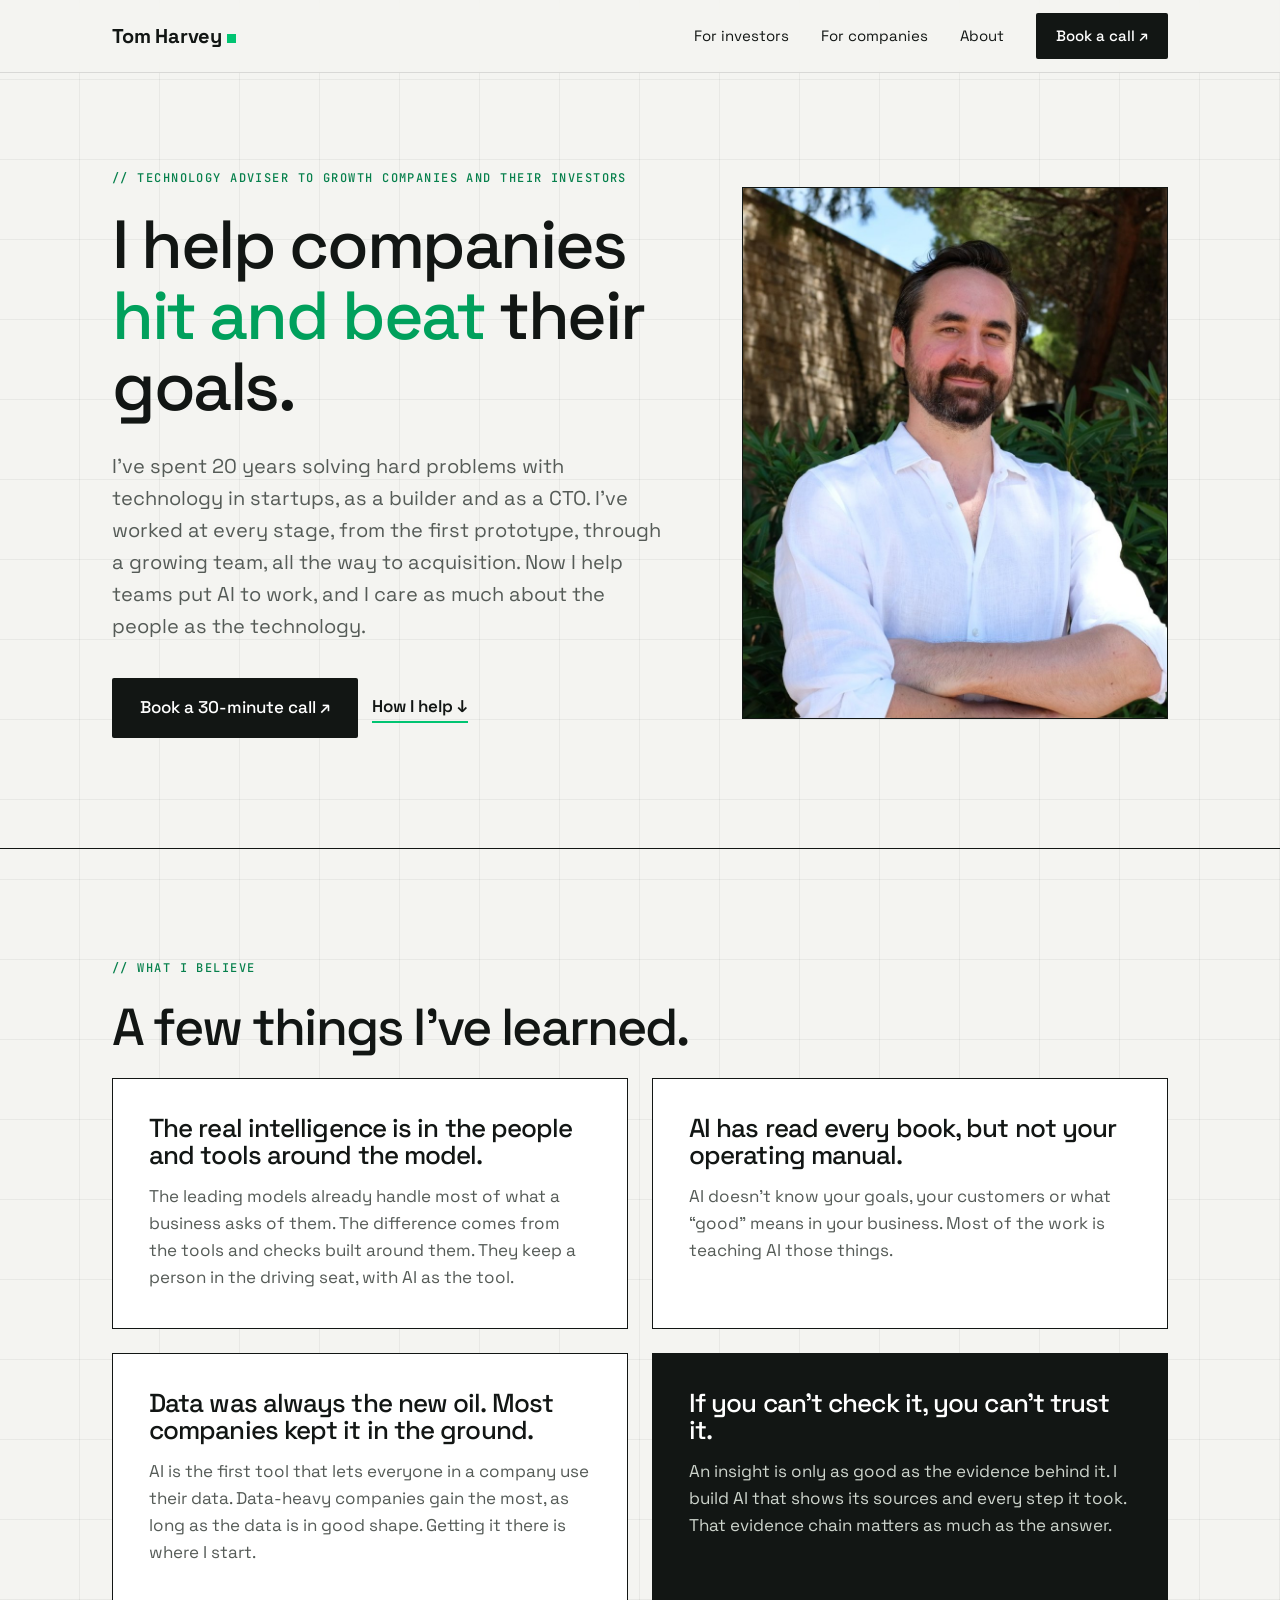
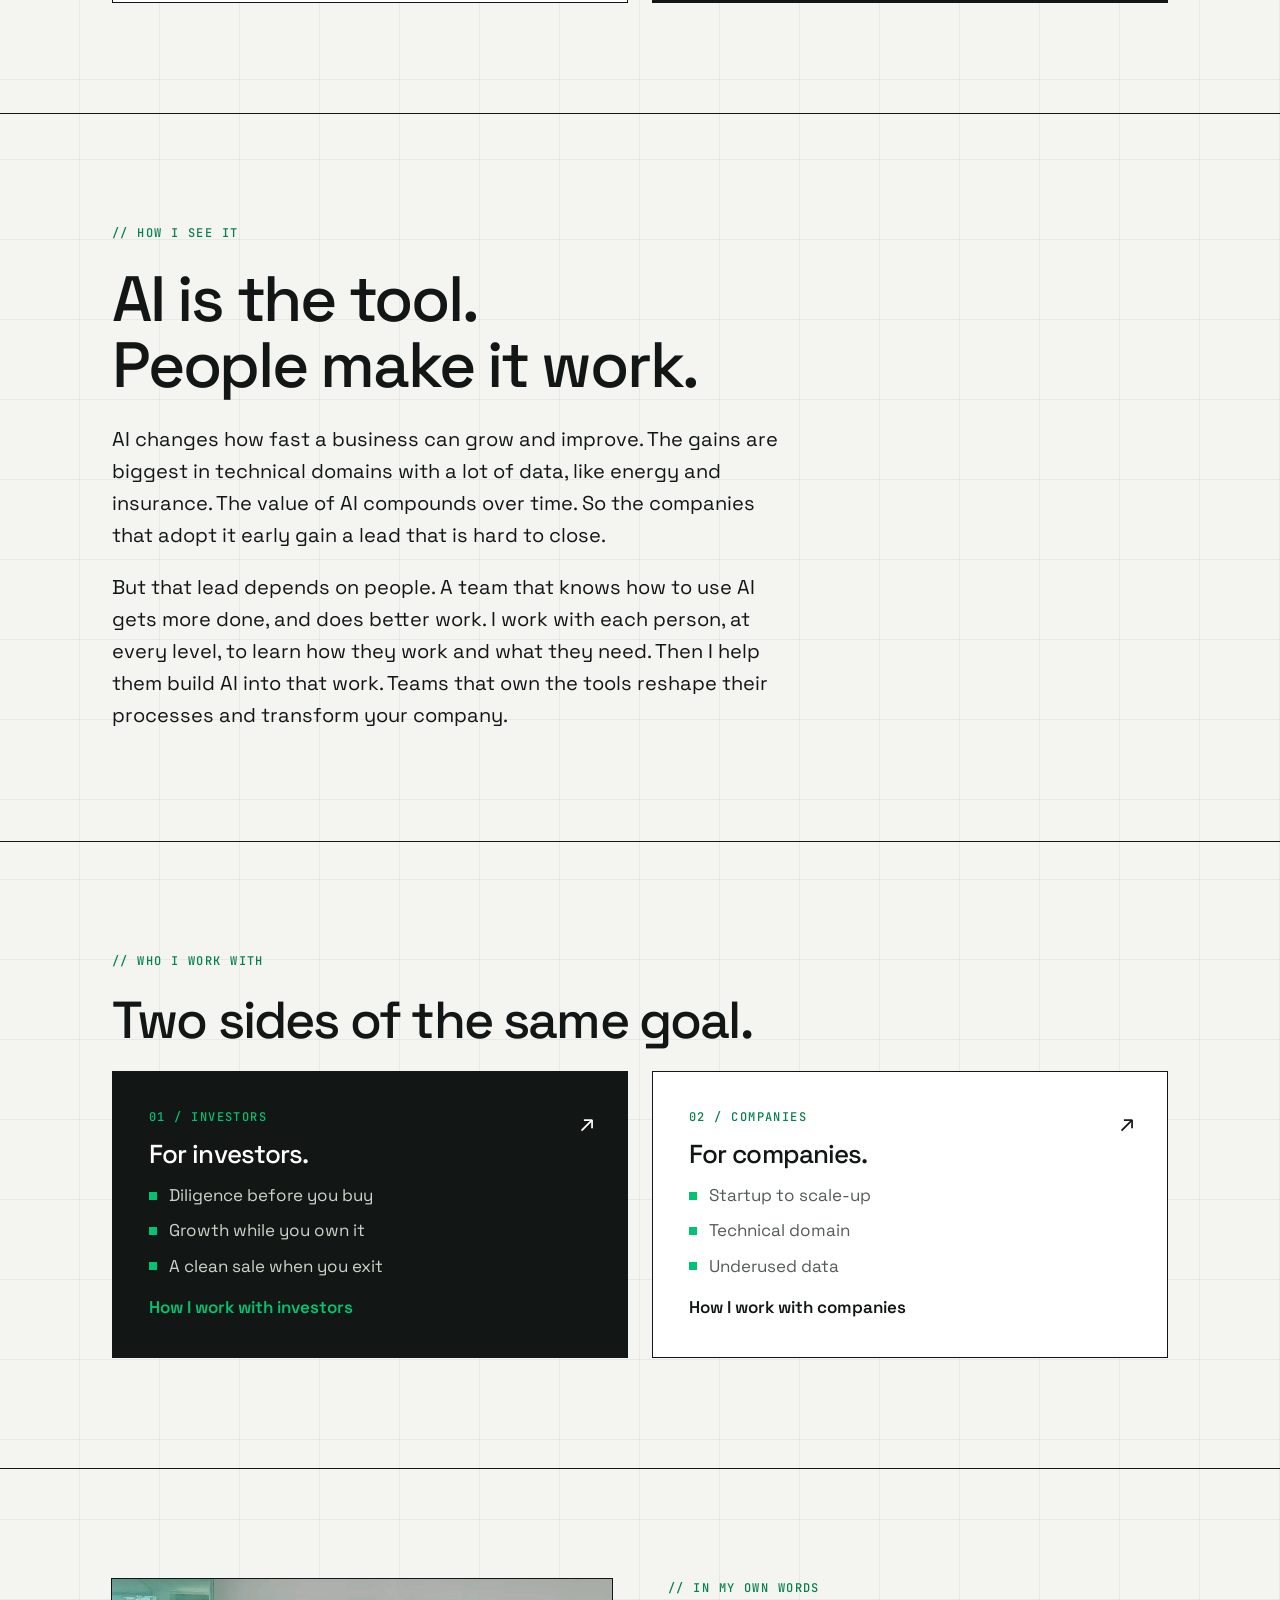
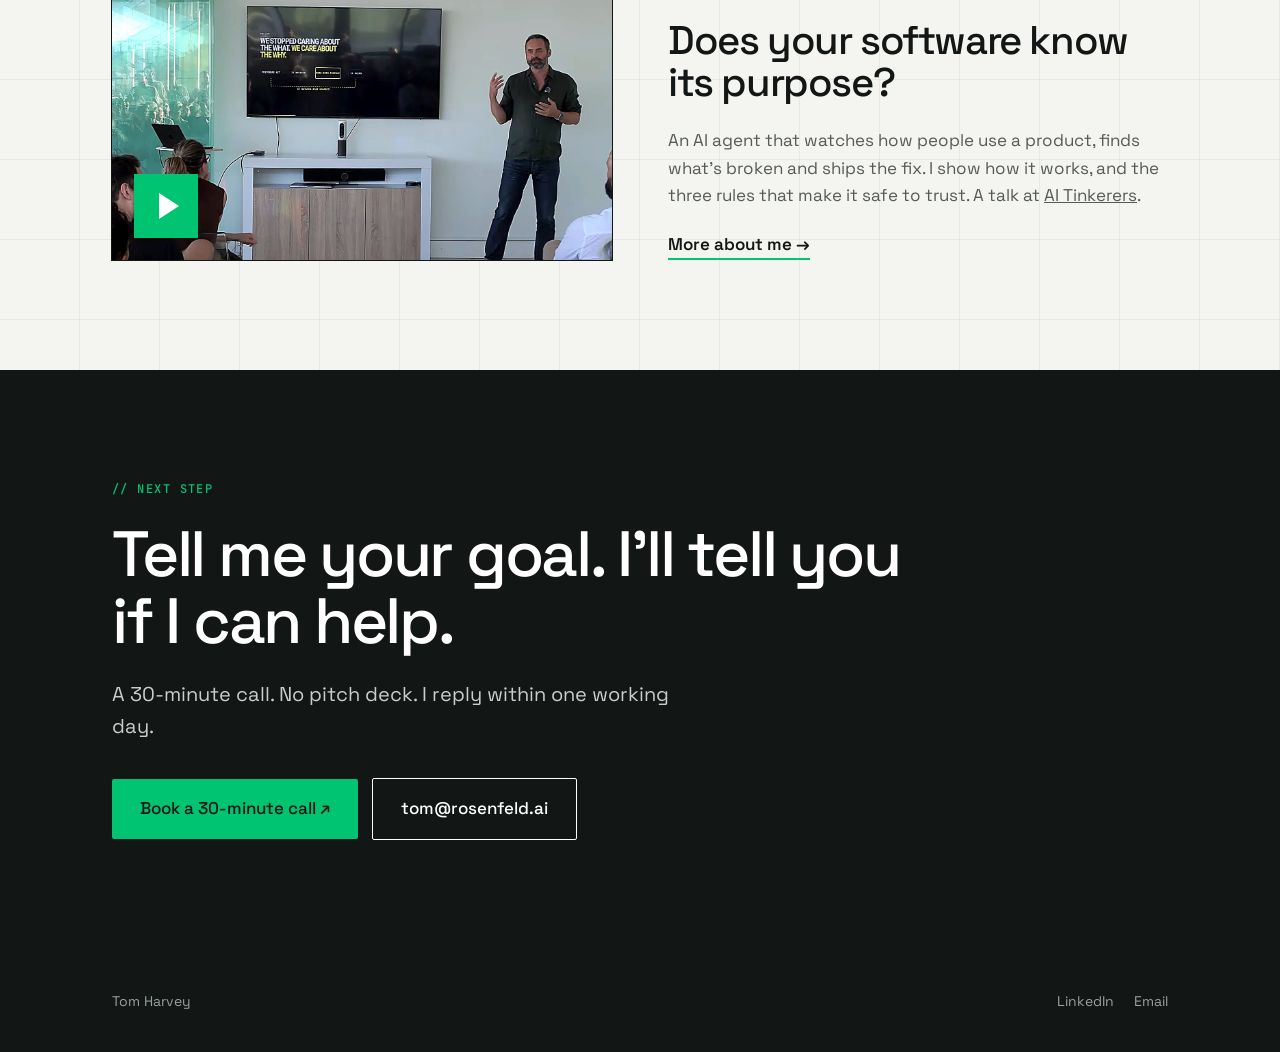
<file: index.html>
<!DOCTYPE html><html lang="en-GB"><head><meta charset="utf-8"><meta name="viewport" content="width=device-width,initial-scale=1"><meta name="color-scheme" content="light only">
<title>Tom Harvey · Technology adviser to growth companies and their investors</title><link rel="preconnect" href="https://fonts.googleapis.com"><link rel="preconnect" href="https://fonts.gstatic.com" crossorigin><link href="https://fonts.googleapis.com/css2?family=Space+Grotesk:wght@400;500;700&family=JetBrains+Mono:wght@500&display=swap" rel="stylesheet"><link rel="icon" href="favicon.ico" sizes="32x32"><link rel="icon" href="favicon.svg" type="image/svg+xml"><link rel="apple-touch-icon" href="apple-touch-icon.png"><meta name="theme-color" content="#f4f4f1"><link rel="stylesheet" href="style.css"><script src="site.js"></script></head><body>
<nav><div class="wrap"><a class="brand" href="index.html">Tom Harvey<span></span></a>
<div class="links"><a href="investors.html">For investors</a><a href="companies.html">For companies</a><a href="about.html">About</a><a class="pill" href="https://cal.com/tharvey/30min" target="_blank" rel="noopener">Book a call ↗︎</a><button class="menu-btn" aria-label="Menu" aria-expanded="false" aria-controls="menu"><span></span></button></div></div>
<div class="menu" id="menu"><div class="wrap"></div></div></nav>

<header class="hero"><div class="wrap hero-grid">
<div class="rv"><span class="mono label">Technology adviser to growth companies and their investors</span>
<h1>I help companies <span class="hl">hit and beat</span> their goals.</h1>
<p class="lead">I've spent 20 years solving hard problems with technology in startups, as a builder and as a CTO. I've worked at every stage, from the first prototype, through a growing team, all the way to acquisition. Now I help teams put AI to work, and I care as much about the people as the technology.</p>
<div class="ctas"><a class="pill big" href="https://cal.com/tharvey/30min" target="_blank" rel="noopener">Book a 30-minute call ↗︎</a><a class="textlink" style="margin:0" href="#who">How I help ↓︎</a></div></div>
<div class="photo rv" style="background:url(portrait.jpg) center top/cover" role="img" aria-label="Tom Harvey"></div>
</div></header>

<section class="band"><div class="wrap">
<span class="mono label">What I believe</span><h2 class="rv">A few things I've learned.</h2>
<div class="cards rv">
<div class="card"><h3>The real intelligence is in the people and tools around the model.</h3><p>The leading models already handle most of what a business asks of them. The difference comes from the tools and checks built around them. They keep a person in the driving seat, with AI as the tool.</p></div>
<div class="card"><h3>AI has read every book, but not your operating manual.</h3><p>AI doesn't know your goals, your customers or what “good” means in your business. Most of the work is teaching AI those things.</p></div>
<div class="card"><h3>Data was always the new oil. Most companies kept it in the ground.</h3><p>AI is the first tool that lets everyone in a company use their data. Data-heavy companies gain the most, as long as the data is in good shape. Getting it there is where I start.</p></div>
<div class="card ink"><h3>If you can't check it, you can't trust it.</h3><p>An insight is only as good as the evidence behind it. I build AI that shows its sources and every step it took. That evidence chain matters as much as the answer.</p></div>
</div></div></section>


<section class="band sage"><div class="wrap rv">
<span class="mono label">How I see it</span>
<h2 style="font-size:64px;max-width:900px">AI is the tool.<br>People make it work.</h2>
<p style="font-size:20px;max-width:680px;color:var(--ink)">AI changes how fast a business can grow and improve. The gains are biggest in technical domains with a lot of data, like energy and insurance. The value of AI compounds over time. So the companies that adopt it early gain a lead that is hard to close.</p>
<p style="font-size:20px;max-width:680px;color:var(--ink);margin-top:20px">But that lead depends on people. A team that knows how to use AI gets more done, and does better work. I work with each person, at every level, to learn how they work and what they need. Then I help them build AI into that work. Teams that own the tools reshape their processes and transform your company.</p>
</div></section>

<section class="band" id="who"><div class="wrap">
<span class="mono label">Who I work with</span><h2 class="rv">Two sides of the same goal.</h2>
<div class="cards rv">
<a class="card ink" href="investors.html"><span class="mono">01 / Investors</span><h3>For investors.</h3><ul class="ticks"><li>Diligence before you buy</li><li>Growth while you own it</li><li>A clean sale when you exit</li></ul><span class="out">How I work with investors</span><span class="go">↗︎</span></a>
<a class="card" href="companies.html"><span class="mono">02 / Companies</span><h3>For companies.</h3><ul class="ticks"><li>Startup to scale-up</li><li>Technical domain</li><li>Underused data</li></ul><span class="out">How I work with companies</span><span class="go">↗︎</span></a>
</div></div></section>

<section class="band sky"><div class="wrap split">
<button class="video rv" data-yt="ZUIJOm4KMr8" data-start="120" data-end="210" style="background-image:url(talk.jpg)" aria-label="Play the talk"><div class="play"></div></button>
<div class="rv"><span class="mono label">In my own words</span><h2 style="font-size:40px">Does your software know its purpose?</h2><p class="note" style="font-size:17px">An AI agent that watches how people use a product, finds what's broken and ships the fix. I show how it works, and the three rules that make it safe to trust. A talk at <a href="https://aitinkerers.org" target="_blank" rel="noopener">AI Tinkerers</a>.</p><a class="textlink" href="about.html">More about me →︎</a></div>
</div></section>


<section class="band accent contact" id="contact"><div class="wrap rv">
<span class="mono label">Next step</span>
<h2>Tell me your goal. I'll tell you if I can help.</h2>
<p style="font-size:20px;max-width:560px">A 30-minute call. No pitch deck. I reply within one working day.</p>
<div class="ctas"><a class="pill big" href="https://cal.com/tharvey/30min" target="_blank" rel="noopener">Book a 30-minute call ↗︎</a><a class="pill light big" href="mailto:tom@rosenfeld.ai">tom@rosenfeld.ai</a></div>
</div></section>
<footer><div class="wrap"><span>Tom Harvey</span><span><a href="https://www.linkedin.com/in/tom--harvey">LinkedIn</a><a href="mailto:tom@rosenfeld.ai">Email</a></span></div></footer>
</body></html>
</file>
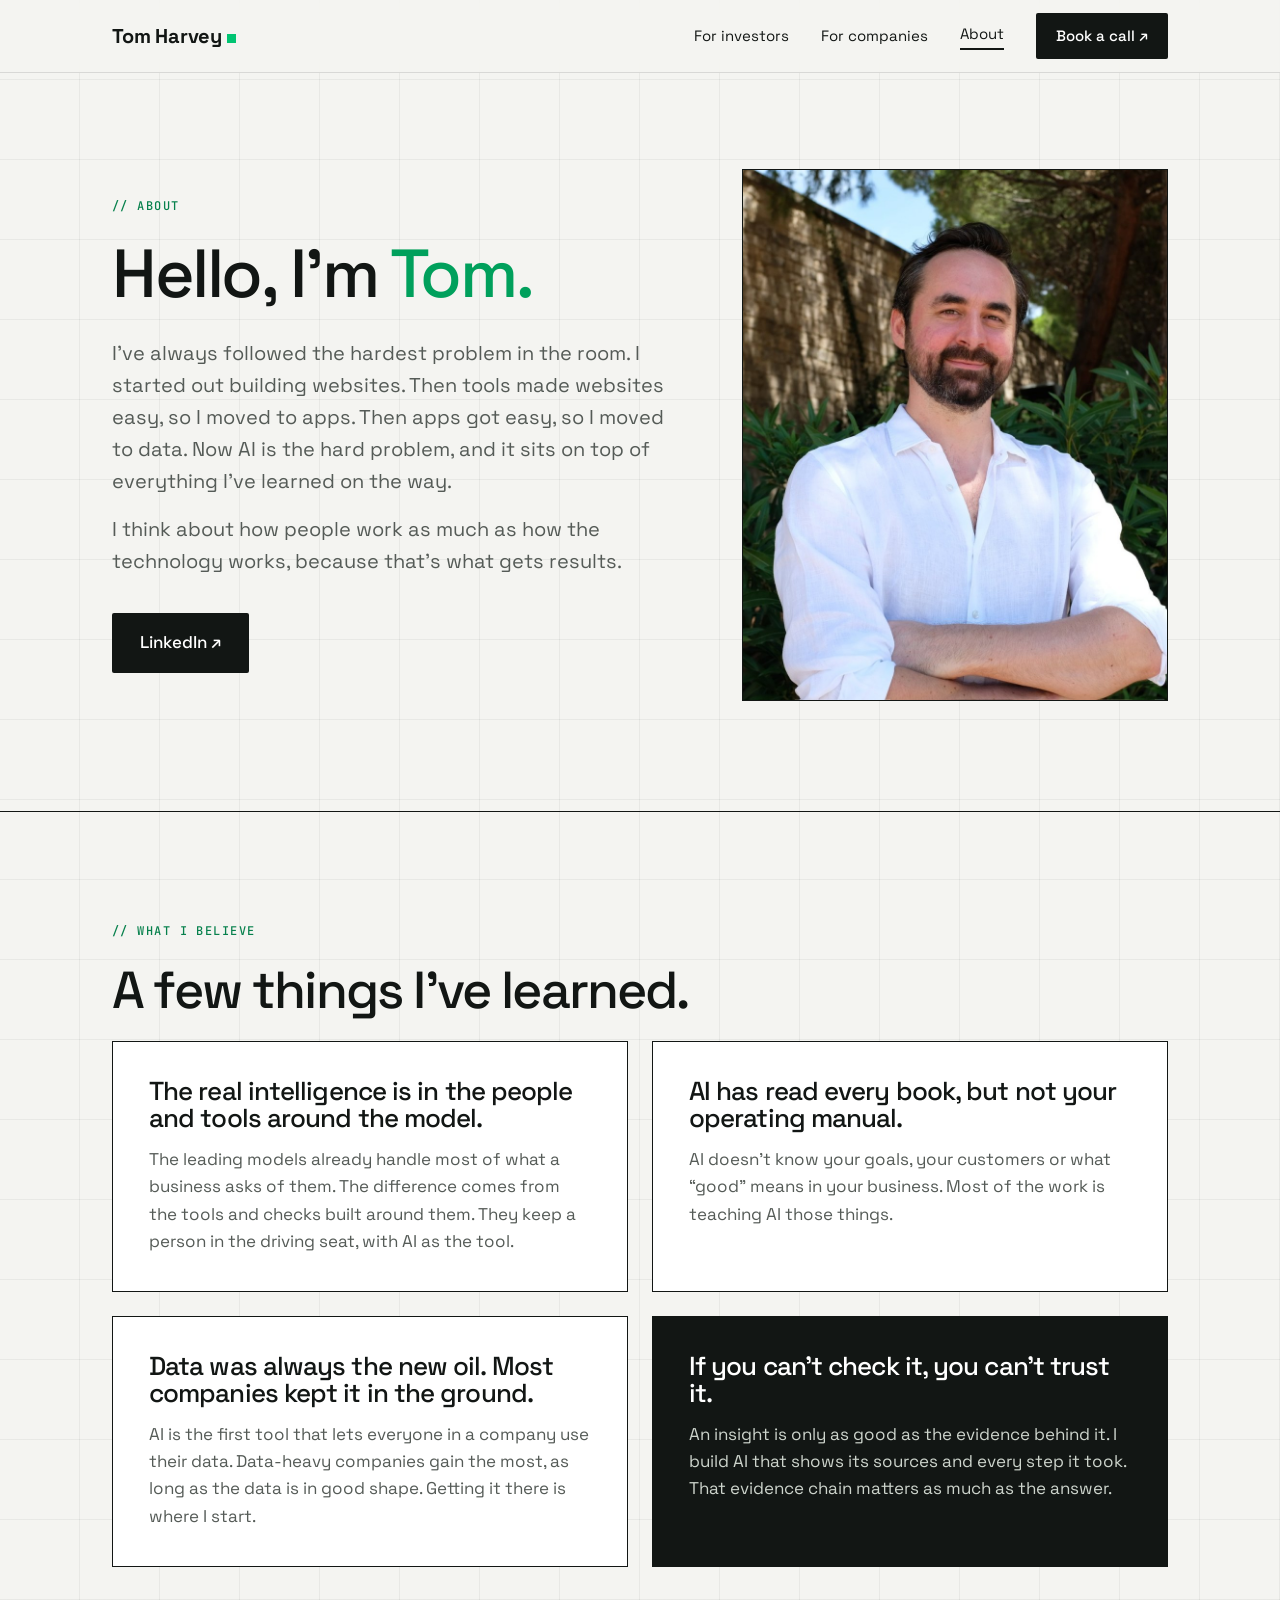
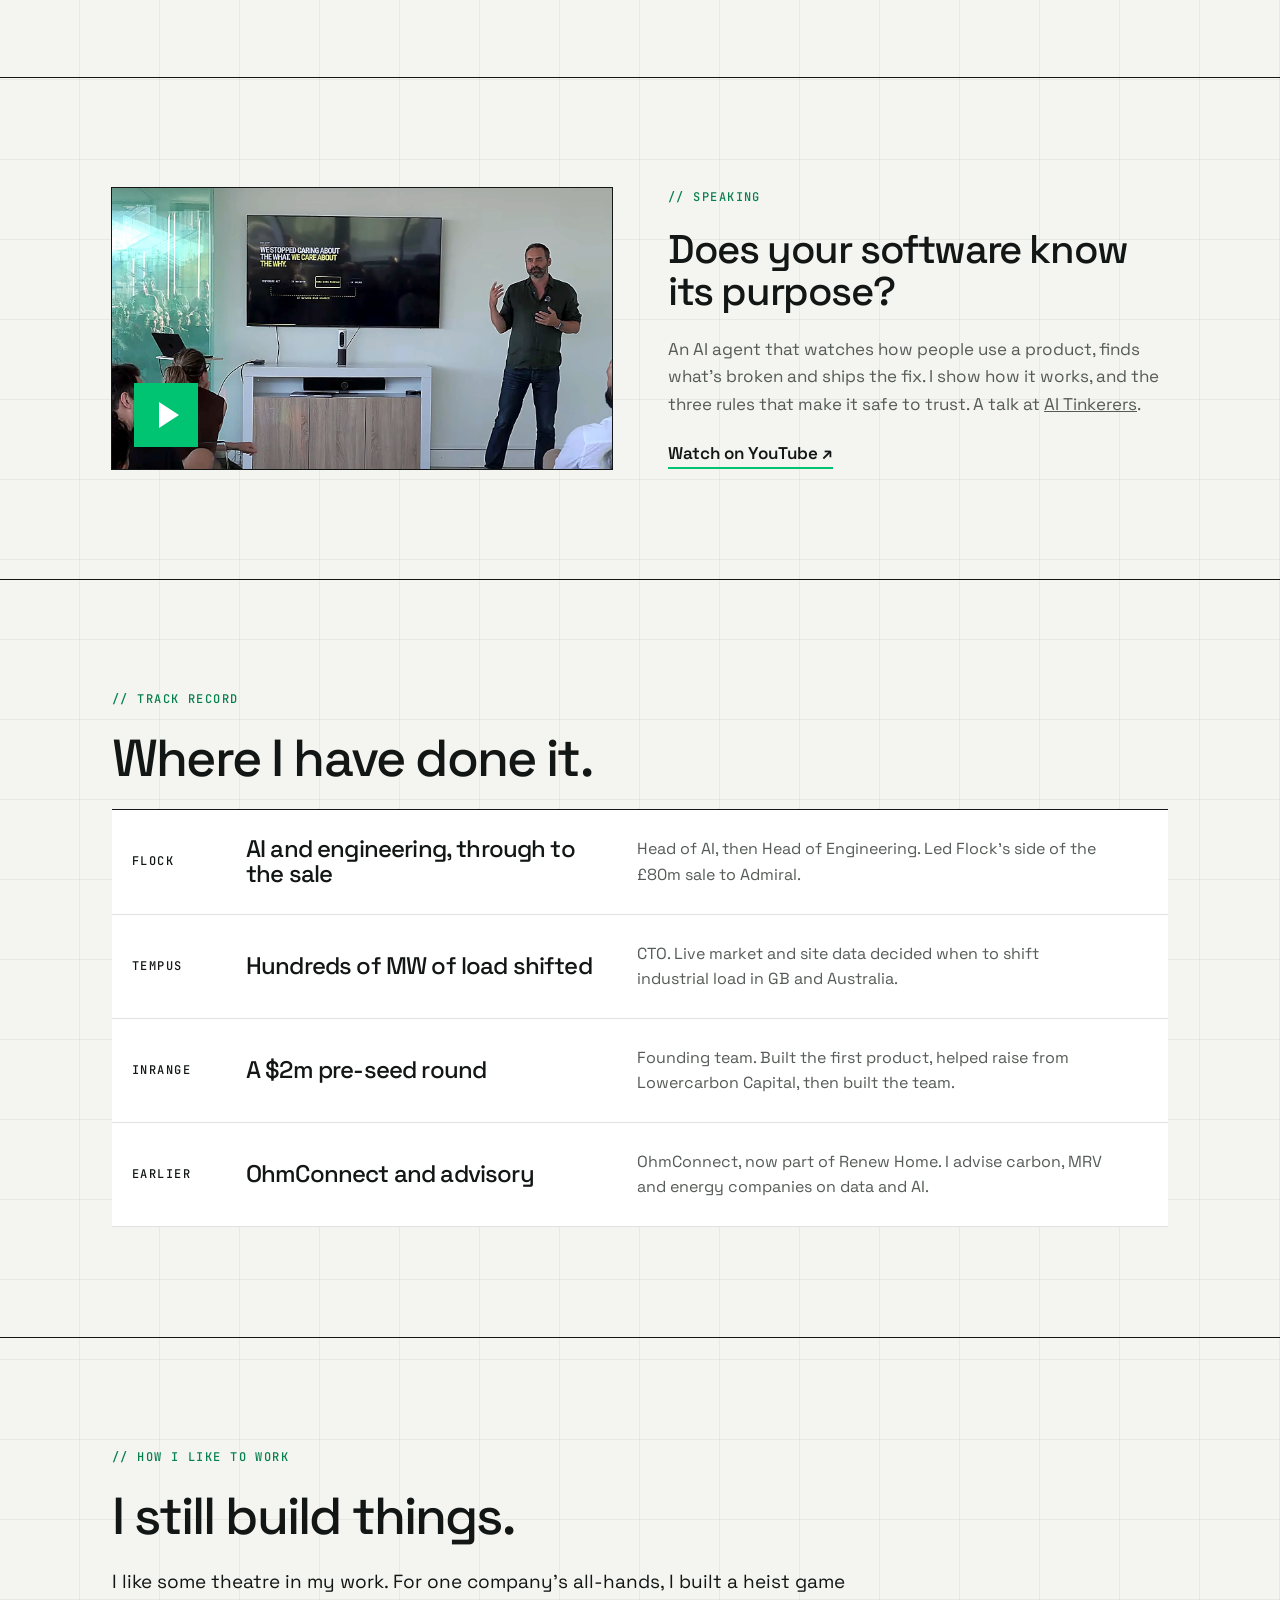
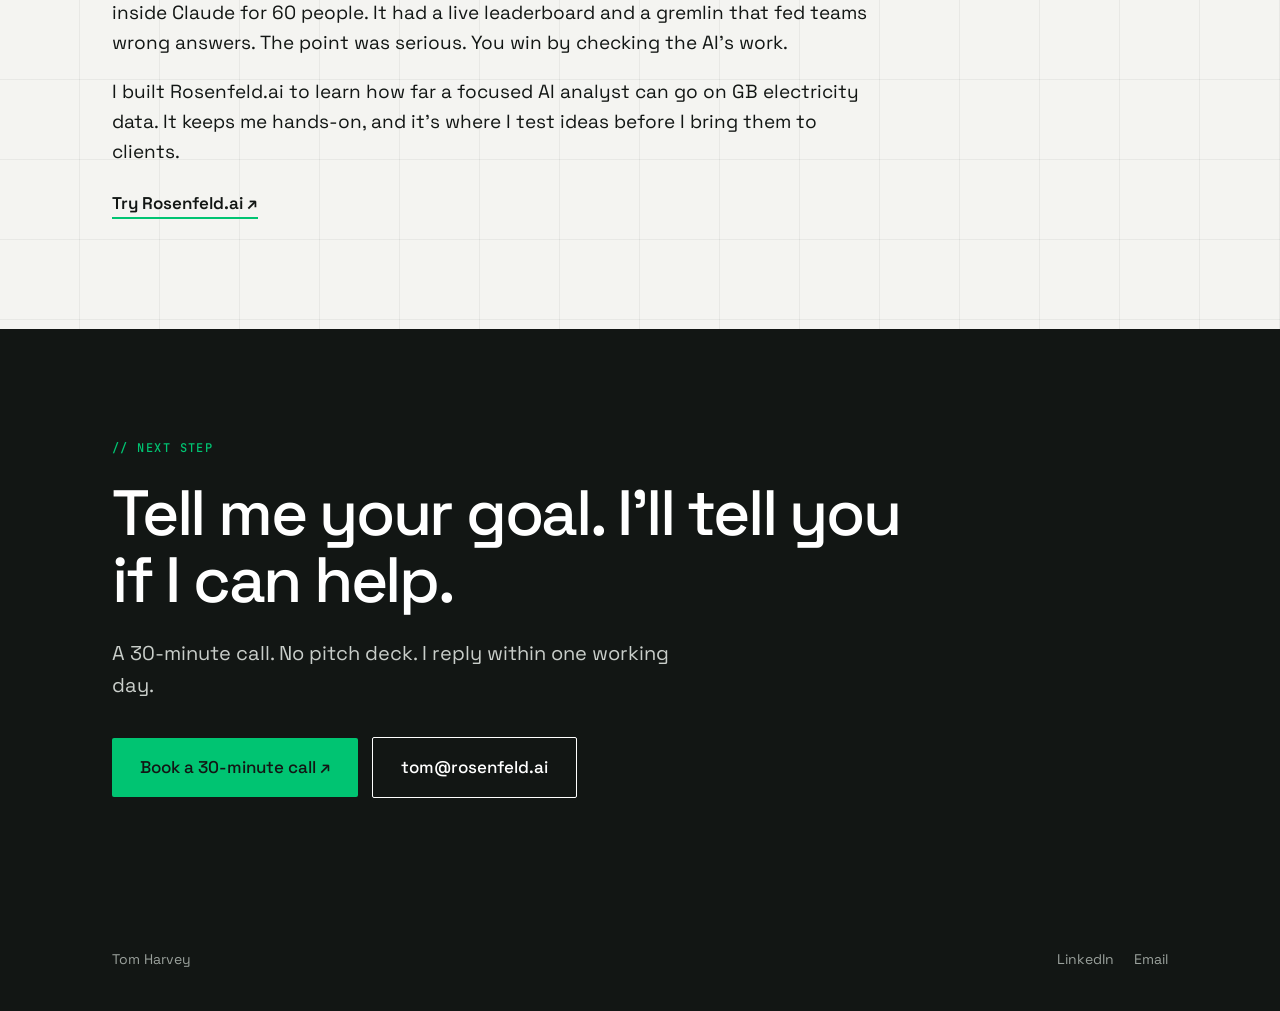
<file: about.html>
<!DOCTYPE html><html lang="en-GB"><head><meta charset="utf-8"><meta name="viewport" content="width=device-width,initial-scale=1"><meta name="color-scheme" content="light only">
<title>About · Tom Harvey</title><link rel="preconnect" href="https://fonts.googleapis.com"><link rel="preconnect" href="https://fonts.gstatic.com" crossorigin><link href="https://fonts.googleapis.com/css2?family=Space+Grotesk:wght@400;500;700&family=JetBrains+Mono:wght@500&display=swap" rel="stylesheet"><link rel="icon" href="favicon.ico" sizes="32x32"><link rel="icon" href="favicon.svg" type="image/svg+xml"><link rel="apple-touch-icon" href="apple-touch-icon.png"><meta name="theme-color" content="#f4f4f1"><link rel="stylesheet" href="style.css"><script src="site.js"></script></head><body>
<nav><div class="wrap"><a class="brand" href="index.html">Tom Harvey<span></span></a>
<div class="links"><a href="investors.html">For investors</a><a href="companies.html">For companies</a><a href="about.html" class="on">About</a><a class="pill" href="https://cal.com/tharvey/30min" target="_blank" rel="noopener">Book a call ↗︎</a><button class="menu-btn" aria-label="Menu" aria-expanded="false" aria-controls="menu"><span></span></button></div></div>
<div class="menu" id="menu"><div class="wrap"></div></div></nav>

<header class="hero"><div class="wrap hero-grid">
<div class="rv"><span class="mono label">About</span>
<h1>Hello, I'm <span class="hl">Tom.</span></h1>
<p class="lead">I've always followed the hardest problem in the room. I started out building websites. Then tools made websites easy, so I moved to apps. Then apps got easy, so I moved to data. Now AI is the hard problem, and it sits on top of everything I've learned on the way.</p>
<p class="lead" style="margin-top:16px">I think about how people work as much as how the technology works, because that's what gets results.</p>
<div class="ctas"><a class="pill big" href="https://www.linkedin.com/in/tom--harvey">LinkedIn ↗︎</a></div></div>
<div class="photo rv" style="background:url(portrait.jpg) center top/cover" role="img" aria-label="Tom Harvey"></div>
</div></header>

<section class="band"><div class="wrap">
<span class="mono label">What I believe</span><h2 class="rv">A few things I've learned.</h2>
<div class="cards rv">
<div class="card"><h3>The real intelligence is in the people and tools around the model.</h3><p>The leading models already handle most of what a business asks of them. The difference comes from the tools and checks built around them. They keep a person in the driving seat, with AI as the tool.</p></div>
<div class="card"><h3>AI has read every book, but not your operating manual.</h3><p>AI doesn't know your goals, your customers or what “good” means in your business. Most of the work is teaching AI those things.</p></div>
<div class="card"><h3>Data was always the new oil. Most companies kept it in the ground.</h3><p>AI is the first tool that lets everyone in a company use their data. Data-heavy companies gain the most, as long as the data is in good shape. Getting it there is where I start.</p></div>
<div class="card ink"><h3>If you can't check it, you can't trust it.</h3><p>An insight is only as good as the evidence behind it. I build AI that shows its sources and every step it took. That evidence chain matters as much as the answer.</p></div>
</div></div></section>

<section class="band sky"><div class="wrap split">
<button class="video rv" data-yt="ZUIJOm4KMr8" style="background-image:url(talk.jpg)" aria-label="Play the talk"><div class="play"></div></button>
<div class="rv"><span class="mono label">Speaking</span><h2 style="font-size:40px">Does your software know its purpose?</h2><p class="note" style="font-size:17px">An AI agent that watches how people use a product, finds what's broken and ships the fix. I show how it works, and the three rules that make it safe to trust. A talk at <a href="https://aitinkerers.org" target="_blank" rel="noopener">AI Tinkerers</a>.</p><a class="textlink" href="https://www.youtube.com/watch?v=ZUIJOm4KMr8">Watch on YouTube ↗︎</a></div>
</div></section>

<section class="band"><div class="wrap">
<span class="mono label">Track record</span><h2 class="rv">Where I have done it.</h2>
<div class="rows rv">
<div class="row"><span class="mono">Flock</span><h3>AI and engineering, through to the sale</h3><p>Head of AI, then Head of Engineering. Led Flock's side of the £80m sale to Admiral.</p><span></span></div>
<div class="row"><span class="mono">Tempus</span><h3>Hundreds of MW of load shifted</h3><p>CTO. Live market and site data decided when to shift industrial load in GB and Australia.</p><span></span></div>
<div class="row"><span class="mono">InRange</span><h3>A $2m pre-seed round</h3><p>Founding team. Built the first product, helped raise from Lowercarbon Capital, then built the team.</p><span></span></div>
<div class="row"><span class="mono">Earlier</span><h3>OhmConnect and advisory</h3><p>OhmConnect, now part of Renew Home. I advise carbon, MRV and energy companies on data and AI.</p><span></span></div>
</div></div></section>

<section class="band"><div class="wrap">
<div class="rv" style="max-width:760px"><span class="mono label">How I like to work</span><h2>I still build things.</h2>
<p style="font-size:19px">I like some theatre in my work. For one company's all-hands, I built a heist game inside Claude for 60 people. It had a live leaderboard and a gremlin that fed teams wrong answers. The point was serious. You win by checking the AI's work.</p>
<p style="font-size:19px;margin-top:18px">I built Rosenfeld.ai to learn how far a focused AI analyst can go on GB electricity data. It keeps me hands-on, and it's where I test ideas before I bring them to clients.</p>
<a class="textlink" href="https://rosenfeld.ai">Try Rosenfeld.ai ↗︎</a></div>
</div></section>

<section class="band accent contact" id="contact"><div class="wrap rv">
<span class="mono label">Next step</span>
<h2>Tell me your goal. I'll tell you if I can help.</h2>
<p style="font-size:20px;max-width:560px">A 30-minute call. No pitch deck. I reply within one working day.</p>
<div class="ctas"><a class="pill big" href="https://cal.com/tharvey/30min" target="_blank" rel="noopener">Book a 30-minute call ↗︎</a><a class="pill light big" href="mailto:tom@rosenfeld.ai">tom@rosenfeld.ai</a></div>
</div></section>
<footer><div class="wrap"><span>Tom Harvey</span><span><a href="https://www.linkedin.com/in/tom--harvey">LinkedIn</a><a href="mailto:tom@rosenfeld.ai">Email</a></span></div></footer>
</body></html>
</file>
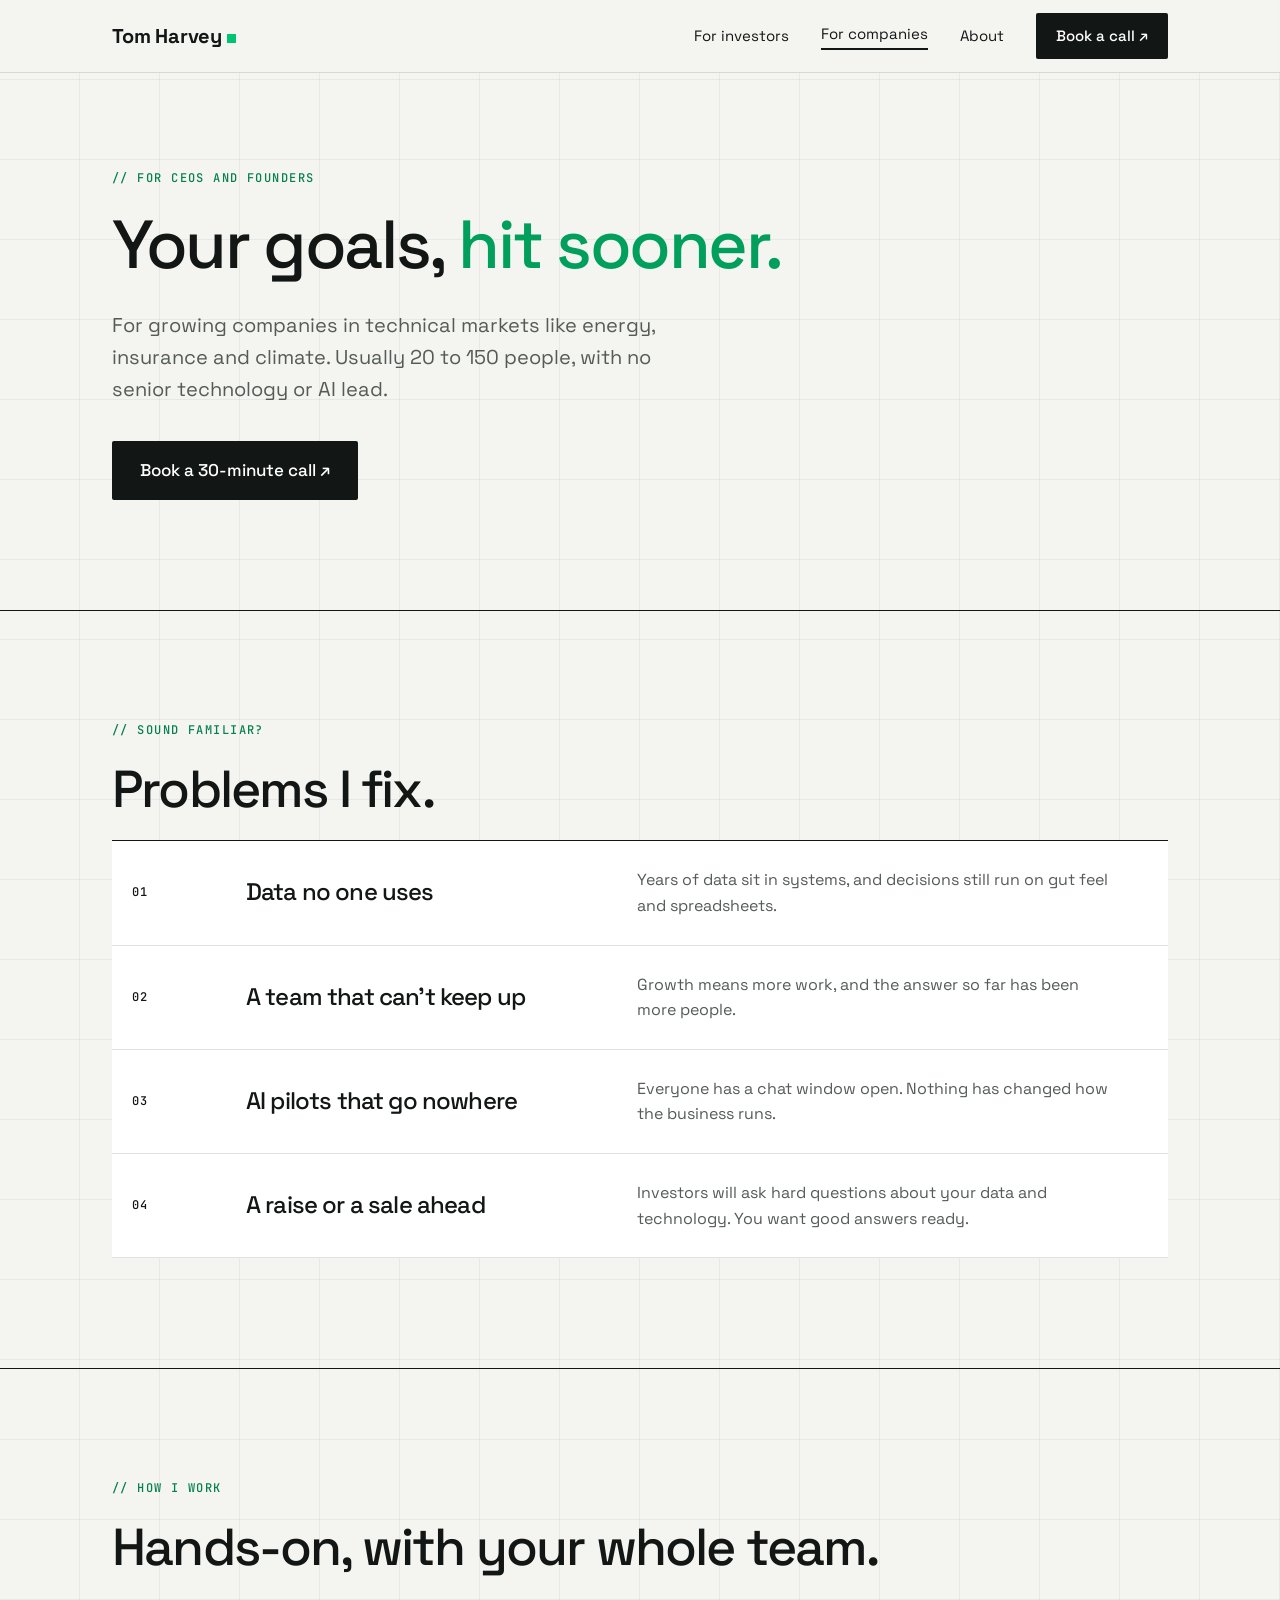
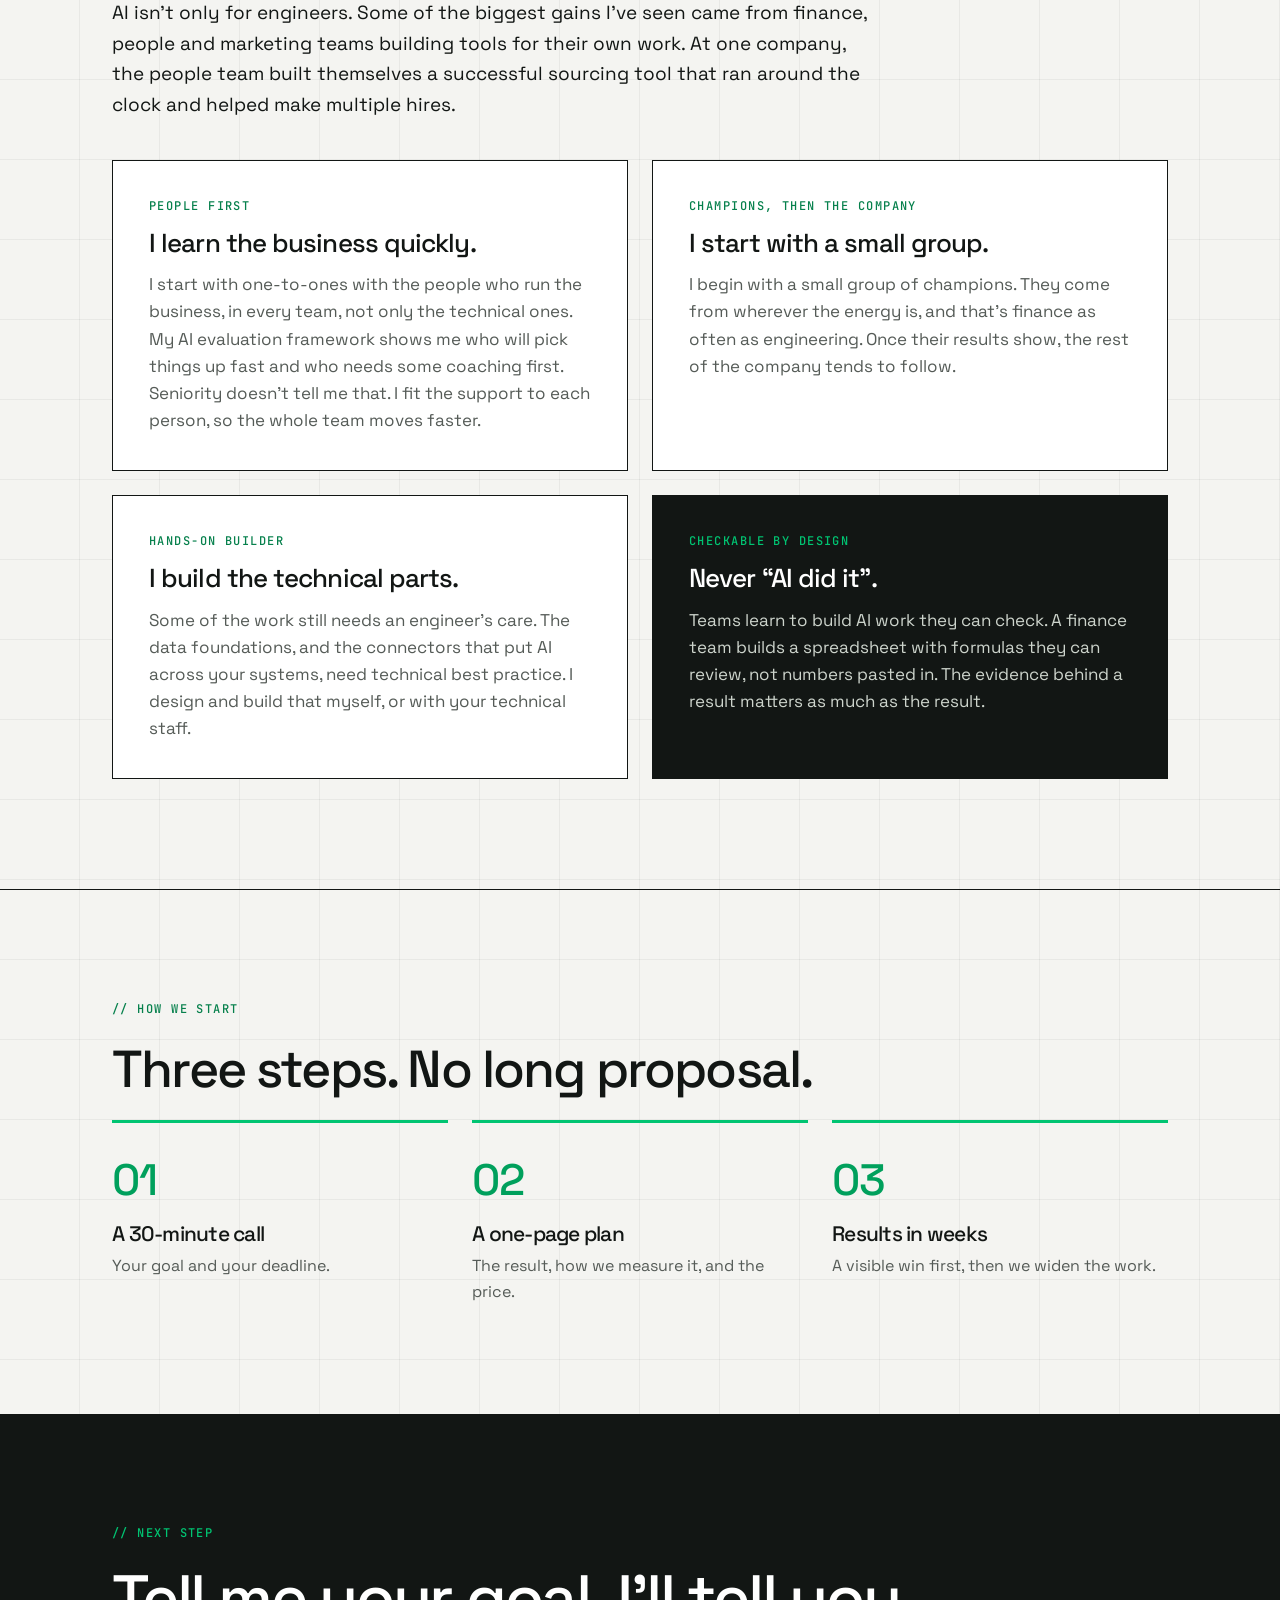
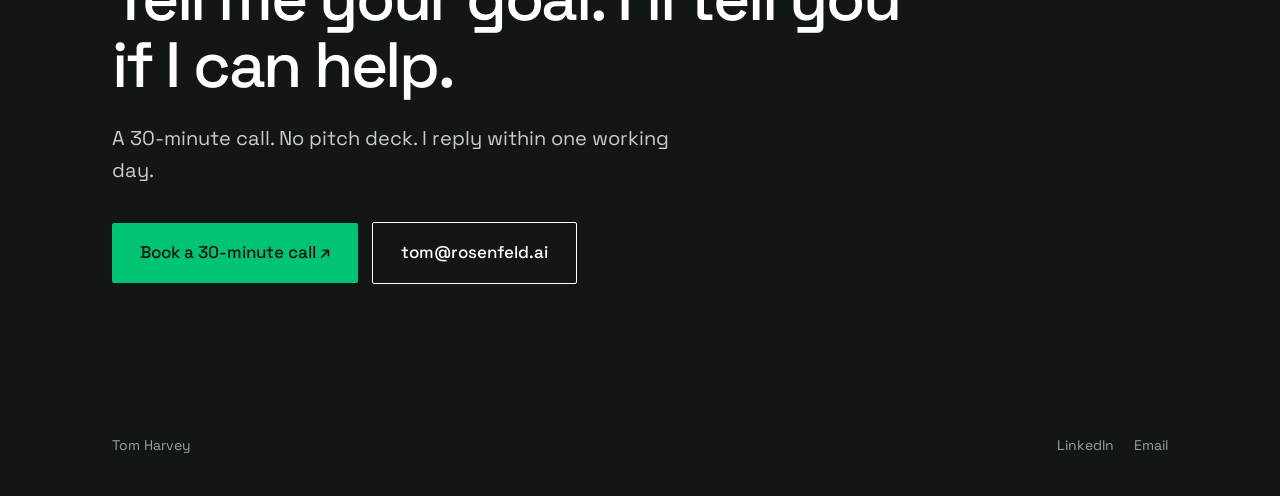
<file: companies.html>
<!DOCTYPE html><html lang="en-GB"><head><meta charset="utf-8"><meta name="viewport" content="width=device-width,initial-scale=1"><meta name="color-scheme" content="light only">
<title>For companies · Tom Harvey</title><link rel="preconnect" href="https://fonts.googleapis.com"><link rel="preconnect" href="https://fonts.gstatic.com" crossorigin><link href="https://fonts.googleapis.com/css2?family=Space+Grotesk:wght@400;500;700&family=JetBrains+Mono:wght@500&display=swap" rel="stylesheet"><link rel="icon" href="favicon.ico" sizes="32x32"><link rel="icon" href="favicon.svg" type="image/svg+xml"><link rel="apple-touch-icon" href="apple-touch-icon.png"><meta name="theme-color" content="#f4f4f1"><link rel="stylesheet" href="style.css"><script src="site.js"></script></head><body>
<nav><div class="wrap"><a class="brand" href="index.html">Tom Harvey<span></span></a>
<div class="links"><a href="investors.html">For investors</a><a href="companies.html" class="on">For companies</a><a href="about.html">About</a><a class="pill" href="https://cal.com/tharvey/30min" target="_blank" rel="noopener">Book a call ↗︎</a><button class="menu-btn" aria-label="Menu" aria-expanded="false" aria-controls="menu"><span></span></button></div></div>
<div class="menu" id="menu"><div class="wrap"></div></div></nav>

<header class="hero"><div class="wrap rv">
<span class="mono label">For CEOs and founders</span>
<h1 style="max-width:980px">Your goals, <span class="hl">hit sooner.</span></h1>
<p class="lead">For growing companies in technical markets like energy, insurance and climate. Usually 20 to 150 people, with no senior technology or AI lead.</p>
<div class="ctas"><a class="pill big" href="https://cal.com/tharvey/30min" target="_blank" rel="noopener">Book a 30-minute call ↗︎</a></div>
</div></header>

<section class="band sand"><div class="wrap">
<span class="mono label">Sound familiar?</span><h2 class="rv">Problems I fix.</h2>
<div class="rows rv">
<div class="row"><span class="mono">01</span><h3>Data no one uses</h3><p>Years of data sit in systems, and decisions still run on gut feel and spreadsheets.</p><span></span></div>
<div class="row"><span class="mono">02</span><h3>A team that can't keep up</h3><p>Growth means more work, and the answer so far has been more people.</p><span></span></div>
<div class="row"><span class="mono">03</span><h3>AI pilots that go nowhere</h3><p>Everyone has a chat window open. Nothing has changed how the business runs.</p><span></span></div>
<div class="row"><span class="mono">04</span><h3>A raise or a sale ahead</h3><p>Investors will ask hard questions about your data and technology. You want good answers ready.</p><span></span></div>
</div></div></section>

<section class="band"><div class="wrap">
<span class="mono label">How I work</span><h2 class="rv">Hands-on, with your whole team.</h2>
<p class="rv" style="font-size:19px;max-width:760px;margin-bottom:40px">AI isn't only for engineers. Some of the biggest gains I've seen came from finance, people and marketing teams building tools for their own work. At one company, the people team built themselves a successful sourcing tool that ran around the clock and helped make multiple hires.</p>
<div class="cards rv">
<div class="card"><span class="mono">People first</span><h3>I learn the business quickly.</h3><p>I start with one-to-ones with the people who run the business, in every team, not only the technical ones. My AI evaluation framework shows me who will pick things up fast and who needs some coaching first. Seniority doesn't tell me that. I fit the support to each person, so the whole team moves faster.</p></div>
<div class="card"><span class="mono">Champions, then the company</span><h3>I start with a small group.</h3><p>I begin with a small group of champions. They come from wherever the energy is, and that's finance as often as engineering. Once their results show, the rest of the company tends to follow.</p></div>
<div class="card"><span class="mono">Hands-on builder</span><h3>I build the technical parts.</h3><p>Some of the work still needs an engineer's care. The data foundations, and the connectors that put AI across your systems, need technical best practice. I design and build that myself, or with your technical staff.</p></div>
<div class="card ink"><span class="mono">Checkable by design</span><h3>Never “AI did it”.</h3><p>Teams learn to build AI work they can check. A finance team builds a spreadsheet with formulas they can review, not numbers pasted in. The evidence behind a result matters as much as the result.</p></div>
</div></div></section>

<section class="band sage"><div class="wrap">
<span class="mono label">How we start</span><h2 class="rv">Three steps. No long proposal.</h2>
<div class="steps rv">
<div class="step"><div class="n">01</div><h3>A 30-minute call</h3><p>Your goal and your deadline.</p></div>
<div class="step"><div class="n">02</div><h3>A one-page plan</h3><p>The result, how we measure it, and the price.</p></div>
<div class="step"><div class="n">03</div><h3>Results in weeks</h3><p>A visible win first, then we widen the work.</p></div>
</div></div></section>

<section class="band accent contact" id="contact"><div class="wrap rv">
<span class="mono label">Next step</span>
<h2>Tell me your goal. I'll tell you if I can help.</h2>
<p style="font-size:20px;max-width:560px">A 30-minute call. No pitch deck. I reply within one working day.</p>
<div class="ctas"><a class="pill big" href="https://cal.com/tharvey/30min" target="_blank" rel="noopener">Book a 30-minute call ↗︎</a><a class="pill light big" href="mailto:tom@rosenfeld.ai">tom@rosenfeld.ai</a></div>
</div></section>
<footer><div class="wrap"><span>Tom Harvey</span><span><a href="https://www.linkedin.com/in/tom--harvey">LinkedIn</a><a href="mailto:tom@rosenfeld.ai">Email</a></span></div></footer>
</body></html>
</file>
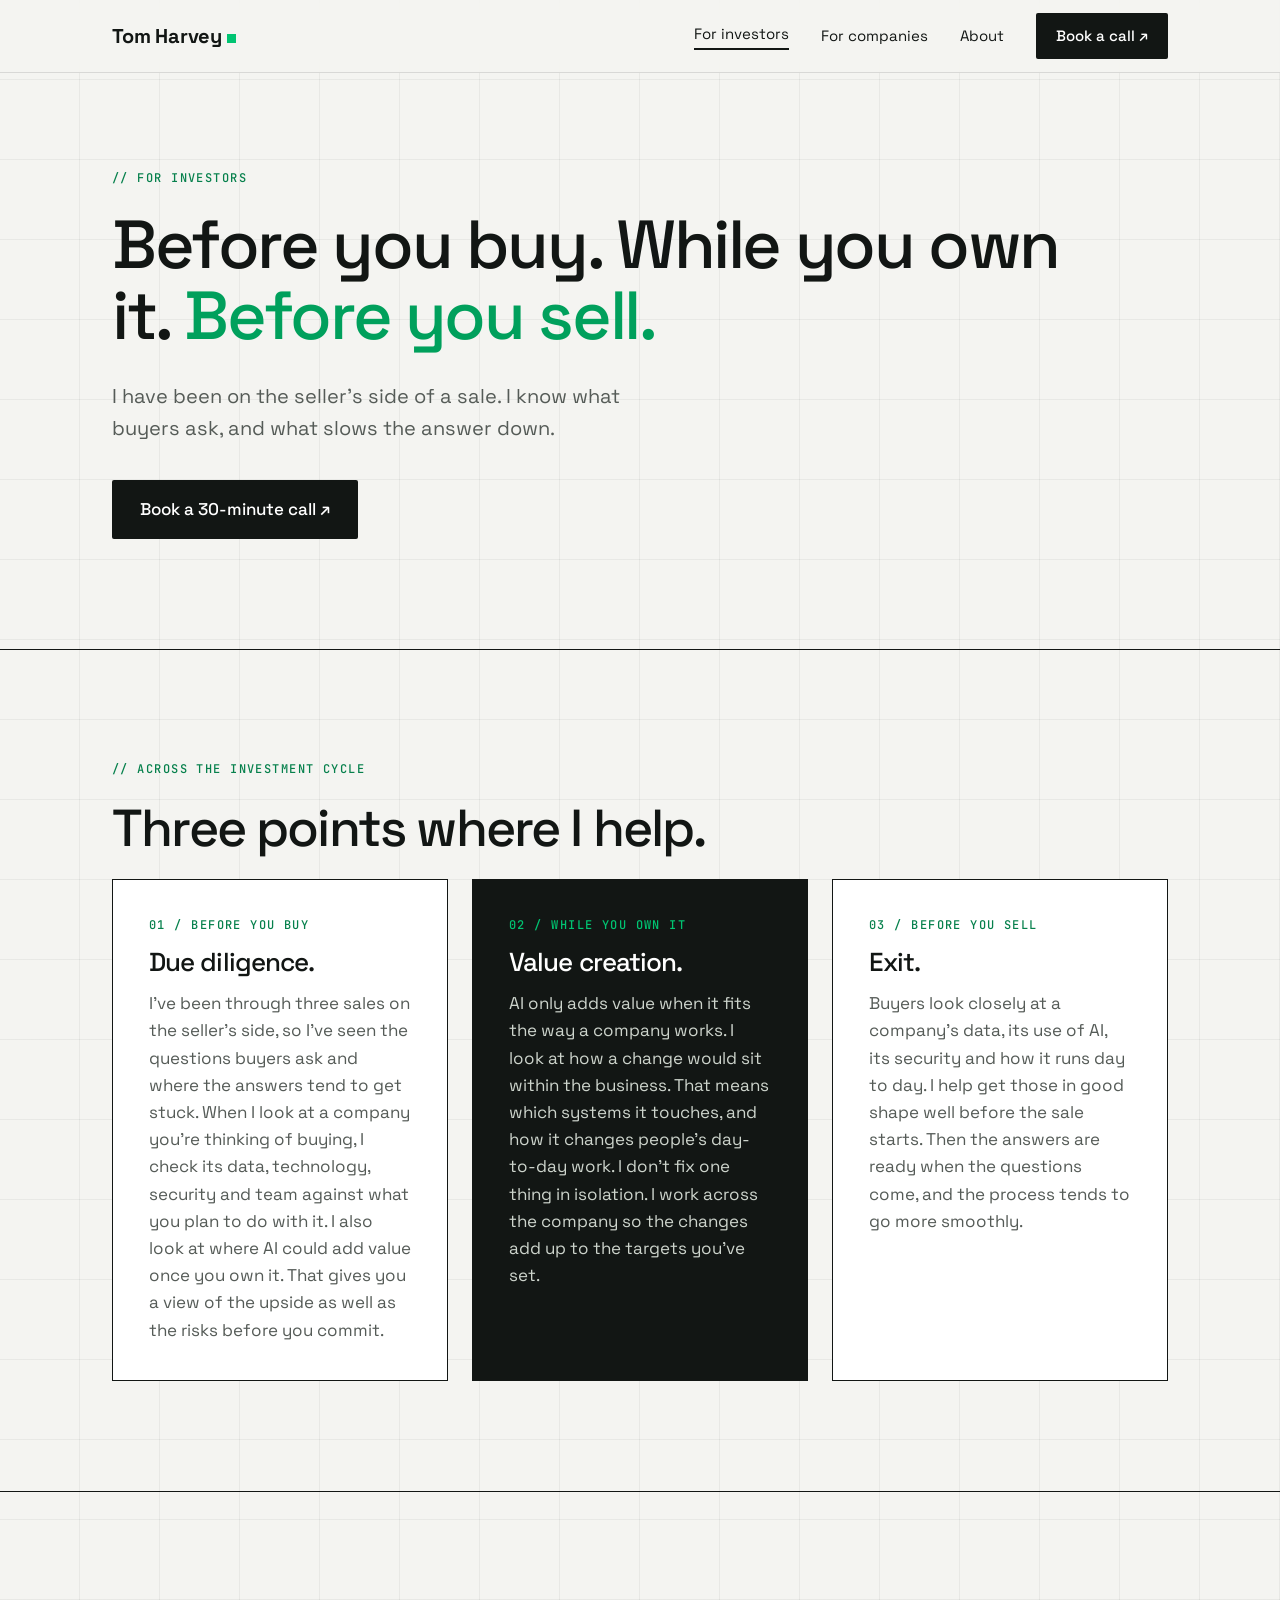
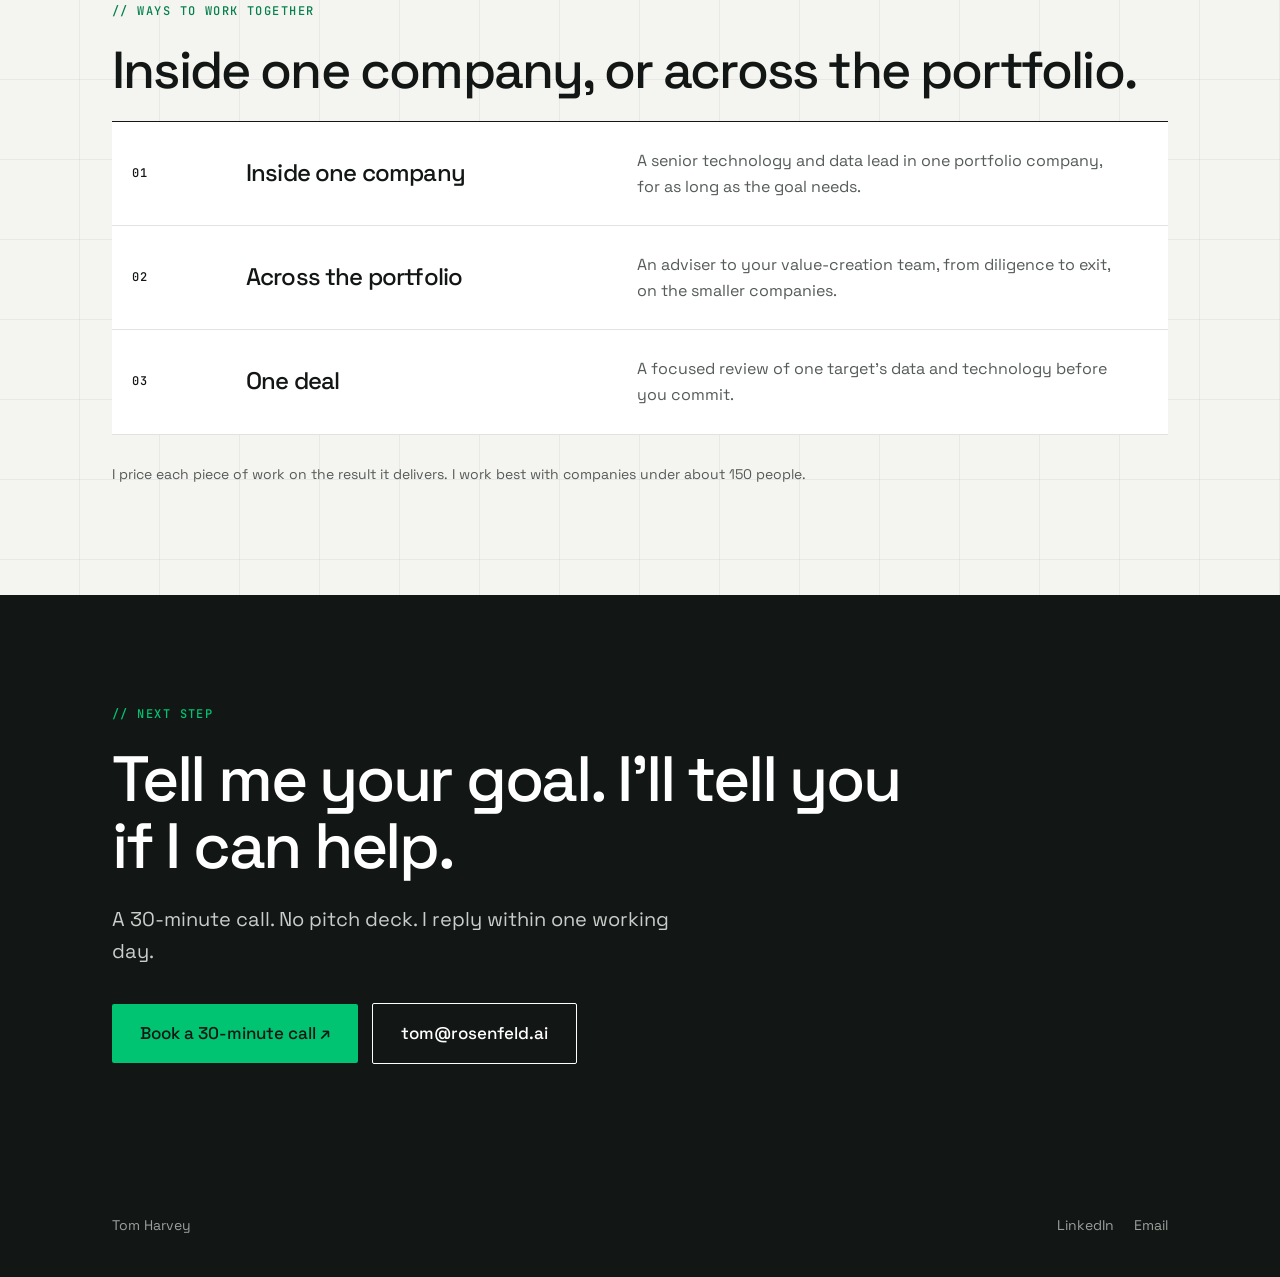
<file: investors.html>
<!DOCTYPE html><html lang="en-GB"><head><meta charset="utf-8"><meta name="viewport" content="width=device-width,initial-scale=1"><meta name="color-scheme" content="light only">
<title>For investors · Tom Harvey</title><link rel="preconnect" href="https://fonts.googleapis.com"><link rel="preconnect" href="https://fonts.gstatic.com" crossorigin><link href="https://fonts.googleapis.com/css2?family=Space+Grotesk:wght@400;500;700&family=JetBrains+Mono:wght@500&display=swap" rel="stylesheet"><link rel="icon" href="favicon.ico" sizes="32x32"><link rel="icon" href="favicon.svg" type="image/svg+xml"><link rel="apple-touch-icon" href="apple-touch-icon.png"><meta name="theme-color" content="#f4f4f1"><link rel="stylesheet" href="style.css"><script src="site.js"></script></head><body>
<nav><div class="wrap"><a class="brand" href="index.html">Tom Harvey<span></span></a>
<div class="links"><a href="investors.html" class="on">For investors</a><a href="companies.html">For companies</a><a href="about.html">About</a><a class="pill" href="https://cal.com/tharvey/30min" target="_blank" rel="noopener">Book a call ↗︎</a><button class="menu-btn" aria-label="Menu" aria-expanded="false" aria-controls="menu"><span></span></button></div></div>
<div class="menu" id="menu"><div class="wrap"></div></div></nav>

<header class="hero"><div class="wrap rv">
<span class="mono label">For investors</span>
<h1 style="max-width:980px">Before you buy. While you own it. <span class="hl">Before you sell.</span></h1>
<p class="lead">I have been on the seller's side of a sale. I know what buyers ask, and what slows the answer down.</p>
<div class="ctas"><a class="pill big" href="https://cal.com/tharvey/30min" target="_blank" rel="noopener">Book a 30-minute call ↗︎</a></div>
</div></header>

<section class="band sand"><div class="wrap">
<span class="mono label">Across the investment cycle</span><h2 class="rv">Three points where I help.</h2>
<div class="cards three rv">
<div class="card"><span class="mono">01 / Before you buy</span><h3>Due diligence.</h3><p>I've been through three sales on the seller's side, so I've seen the questions buyers ask and where the answers tend to get stuck. When I look at a company you're thinking of buying, I check its data, technology, security and team against what you plan to do with it. I also look at where AI could add value once you own it. That gives you a view of the upside as well as the risks before you commit.</p></div>
<div class="card ink"><span class="mono">02 / While you own it</span><h3>Value creation.</h3><p>AI only adds value when it fits the way a company works. I look at how a change would sit within the business. That means which systems it touches, and how it changes people's day-to-day work. I don't fix one thing in isolation. I work across the company so the changes add up to the targets you've set.</p></div>
<div class="card"><span class="mono">03 / Before you sell</span><h3>Exit.</h3><p>Buyers look closely at a company's data, its use of AI, its security and how it runs day to day. I help get those in good shape well before the sale starts. Then the answers are ready when the questions come, and the process tends to go more smoothly.</p></div>
</div></div></section>

<section class="band"><div class="wrap">
<span class="mono label">Ways to work together</span><h2 class="rv">Inside one company, or across the portfolio.</h2>
<div class="rows rv">
<div class="row"><span class="mono">01</span><h3>Inside one company</h3><p>A senior technology and data lead in one portfolio company, for as long as the goal needs.</p><span></span></div>
<div class="row"><span class="mono">02</span><h3>Across the portfolio</h3><p>An adviser to your value-creation team, from diligence to exit, on the smaller companies.</p><span></span></div>
<div class="row"><span class="mono">03</span><h3>One deal</h3><p>A focused review of one target's data and technology before you commit.</p><span></span></div>
</div>
<p class="note" style="margin-top:28px">I price each piece of work on the result it delivers. I work best with companies under about 150 people.</p>
</div></section>


<section class="band accent contact" id="contact"><div class="wrap rv">
<span class="mono label">Next step</span>
<h2>Tell me your goal. I'll tell you if I can help.</h2>
<p style="font-size:20px;max-width:560px">A 30-minute call. No pitch deck. I reply within one working day.</p>
<div class="ctas"><a class="pill big" href="https://cal.com/tharvey/30min" target="_blank" rel="noopener">Book a 30-minute call ↗︎</a><a class="pill light big" href="mailto:tom@rosenfeld.ai">tom@rosenfeld.ai</a></div>
</div></section>
<footer><div class="wrap"><span>Tom Harvey</span><span><a href="https://www.linkedin.com/in/tom--harvey">LinkedIn</a><a href="mailto:tom@rosenfeld.ai">Email</a></span></div></footer>
</body></html>
</file>
<file: style.css>
:root{color-scheme:light;--ink:#121614;--paper:#f4f4f1;--accent:#00c472;--accent-text:#06804c;--hl:#00a05c;--grid:rgba(18,22,20,.055);--muted:#555b57;--line:rgba(18,22,20,.12);--rule:#121614}
*{box-sizing:border-box;margin:0;padding:0}
html{scroll-behavior:smooth}
body{background:var(--paper);color:var(--ink);font:17px/1.6 "Space Grotesk","Helvetica Neue",Arial,sans-serif;background-image:linear-gradient(var(--grid) 1px,transparent 1px),linear-gradient(90deg,var(--grid) 1px,transparent 1px);background-size:80px 80px;background-position:-1px -1px}
a{color:inherit}
.wrap{max-width:1120px;margin:0 auto;padding:0 32px}
.mono{font-family:"JetBrains Mono",ui-monospace,Menlo,Consolas,monospace;font-weight:500;font-size:12px;letter-spacing:.12em;text-transform:uppercase}
.label{display:block;margin-bottom:22px;color:var(--accent-text)}
.label:before{content:"// "}
h1,h2,h3{font-weight:500;letter-spacing:-.035em;line-height:1.04}
h1{font-size:68px}
h2{font-size:52px;margin-bottom:24px}
h3{font-size:26px}
.hl{color:var(--hl)}

p.lead{font-size:20px;color:var(--muted);max-width:560px;margin-top:28px}
/* nav */
nav{position:sticky;top:0;z-index:10;background:rgba(244,244,241,.94);backdrop-filter:blur(8px);border-bottom:1px solid var(--line)}
nav .wrap{display:flex;align-items:center;justify-content:space-between;height:72px}
.brand{font-weight:700;font-size:20px;text-decoration:none;letter-spacing:-.01em}
.brand span{display:inline-block;width:9px;height:9px;background:var(--accent);margin-left:5px}
.links{display:flex;align-items:center;gap:32px;font-size:15px}
.links a{text-decoration:none}
.links a.on{border-bottom:2px solid var(--ink);padding-bottom:2px}
.pill{background:var(--ink);color:#fff!important;padding:11px 20px;border-radius:2px;font-weight:500;text-decoration:none;display:inline-flex;gap:10px;align-items:center;transition:background .15s}
.pill:hover{background:var(--accent);color:var(--ink)!important}
.pill.light{background:transparent;color:var(--ink)!important;border:1px solid var(--ink)}
.pill.light:hover{background:var(--ink);color:#fff!important}
.pill.big{padding:16px 28px;font-size:17px}
.ctas{display:flex;gap:14px;margin-top:36px;align-items:center;flex-wrap:wrap}
.note{font-size:14px;color:var(--muted)}
/* bands */
.band{padding:110px 0;border-top:1px solid var(--rule)}
.dark{background:#fff}
.dark p{color:var(--muted)}
.sand,.sage,.sky{background:transparent}
.accent{background:var(--ink);color:#fff;border-top:0}.accent .label{color:var(--accent)!important}.accent p{color:#c9ceca}.accent .pill{background:var(--accent);color:var(--ink)!important}.accent .pill:hover{background:#fff}.accent .pill.light{background:transparent;color:#fff!important;border-color:#fff}
/* hero */
.hero{padding:96px 0 110px}
.hero-grid{display:grid;grid-template-columns:1.35fr 1fr;gap:56px;align-items:center}
.photo{aspect-ratio:4/5;border-radius:0;border:1px solid var(--ink);background:linear-gradient(160deg,var(--sage),var(--sand));display:flex;align-items:flex-end;padding:24px;position:relative;overflow:hidden}

.photo .mono{position:relative;z-index:1;color:var(--ink)}
/* stats */
.stats{display:grid;grid-template-columns:repeat(4,1fr);gap:32px}
.stat{border-top:3px solid var(--accent);padding-top:24px}
.num{font-size:80px;font-weight:500;letter-spacing:-.05em;color:var(--ink);line-height:1}
.stat p{margin-top:14px;font-size:15px}
/* cards */
.cards{display:grid;grid-template-columns:repeat(2,1fr);gap:24px}
.cards.three{grid-template-columns:repeat(3,1fr)}
.card{background:#fff;border-radius:0;border:1px solid var(--ink);padding:36px;text-decoration:none;display:flex;flex-direction:column;gap:14px;transition:transform .25s, box-shadow .25s;position:relative}
.card:hover{transform:translate(-4px,-4px);box-shadow:4px 4px 0 var(--accent)}
.card.ink{background:var(--ink);color:#fff}
.card.ink p{color:#cdd4cc}
.card p{color:var(--muted)}
.card .go{position:absolute;right:32px;top:32px;font-size:24px;transition:transform .25s}
.card:hover .go{transform:translate(4px,-4px)}
.card .mono{color:var(--accent-text)} .card.ink .mono{color:var(--accent)}
.card .out{margin-top:auto;font-weight:600;color:var(--ink)} .card.ink .out{color:var(--accent)}
/* rows */
.rows{border-top:1px solid var(--ink);background:#fff}
.row{display:grid;grid-template-columns:90px 1fr 1.3fr 10px;gap:24px;align-items:center;padding:26px 20px;border-bottom:1px solid var(--line)}
.row h3{font-size:24px}
.row p{color:var(--muted);font-size:16px}
.row .go{font-size:22px;text-align:right}
/* quote */
.quotes{display:grid;grid-template-columns:repeat(3,1fr);gap:24px}
.quote{background:#fff;border:1px solid var(--ink);padding:32px}
.quote p{font-size:19px;line-height:1.45}
.who{display:flex;align-items:center;gap:12px;margin-top:22px;font-size:14px;color:var(--muted)}
.who i{width:40px;height:40px;border-radius:50%;background:var(--sand);display:block}
/* split */
.split{display:grid;grid-template-columns:1fr 1fr;gap:56px;align-items:center}
.video{aspect-ratio:16/9;border-radius:0;outline:1px solid var(--ink);background:var(--ink) center/cover no-repeat;border:0;cursor:pointer;overflow:hidden;width:100%;padding:0;display:flex;align-items:center;justify-content:center;flex-direction:column;gap:14px;color:#cdd4cc;font-size:14px}
.play{width:64px;height:64px;border-radius:0;background:var(--accent);position:relative;transition:transform .2s}
.video:hover .play{transform:scale(1.08)}
.play:after{content:"";position:absolute;left:25px;top:19px;border-left:20px solid #fff;border-top:13px solid transparent;border-bottom:13px solid transparent}
.shot{aspect-ratio:16/10;border-radius:0;background:#fff;box-shadow:0 18px 40px rgba(29,43,36,.10);display:flex;align-items:center;justify-content:center;color:var(--muted);font-size:14px;padding:24px;text-align:center}
.textlink{font-weight:600;text-decoration:none;border-bottom:2px solid var(--accent);display:inline-block;margin-top:22px}
/* steps */
.steps{display:grid;grid-template-columns:repeat(3,1fr);gap:24px;counter-reset:s}
.step{border-top:3px solid var(--accent);padding-top:22px}
.step .n{font-size:44px;font-weight:500;color:var(--hl);letter-spacing:-.03em}
.step h3{font-size:21px;margin:8px 0}
.step p{color:var(--muted);font-size:16px}
/* contact */
.contact{text-align:left}
.contact h2{font-size:64px;max-width:800px}
footer{padding:40px 0;font-size:14px;color:#9aa19c;background:var(--ink)}
footer .wrap{display:flex;justify-content:space-between}
footer a{text-decoration:none;margin-left:20px}
/* motion */
.js .rv{opacity:0;transform:translateY(24px);transition:opacity .7s ease,transform .7s ease}
.js .rv.in{opacity:1;transform:none}
@media (max-width:860px){h1{font-size:46px}h2{font-size:36px}.hero-grid,.split,.cards,.cards.three,.quotes,.steps{grid-template-columns:1fr}.stats{grid-template-columns:1fr !important}.links a:not(.pill){display:none}.row{grid-template-columns:40px 1fr 30px}.row p{display:none}.contact h2{font-size:40px}}

.video iframe{width:100%;height:100%;border:0;display:block}
.video:before{content:"";position:absolute}
.video[data-yt]{justify-content:flex-end;align-items:flex-start;padding:22px}

.ticks{list-style:none;margin:0;padding:0;display:flex;flex-direction:column;gap:8px;color:var(--muted)}
.ticks li{position:relative;padding-left:20px}
.ticks li:before{content:"";position:absolute;left:0;top:.55em;width:8px;height:8px;background:var(--accent)}
.ink .ticks{color:#cdd4cc}
.modal{position:fixed;inset:0;z-index:100;background:rgba(18,22,20,.88);display:flex;align-items:center;justify-content:center;padding:24px}
.modal-box{position:relative;width:min(1200px,100%,calc((100vh - 120px)*16/9));aspect-ratio:16/9;background:#000;outline:1px solid var(--accent)}
.modal-box iframe{width:100%;height:100%;border:0;display:block}
.modal-x{position:absolute;top:-48px;right:0;width:40px;height:40px;border:1px solid #fff;background:transparent;color:#fff;font:500 24px/1 "JetBrains Mono",monospace;cursor:pointer}
.modal-x:hover{background:var(--accent);border-color:var(--accent);color:var(--ink)}
body{font-variant-emoji:text}
/* mobile menu */
.menu-btn{display:none;width:44px;height:44px;border:1px solid var(--ink);background:transparent;cursor:pointer;position:relative;flex:none}
.menu-btn span,.menu-btn span:before{position:absolute;left:12px;width:18px;height:2px;background:var(--ink);transition:transform .2s,top .2s}
.menu-btn span{top:17px}
.menu-btn span:before{content:"";left:0;top:7px}
nav.open .menu-btn{background:var(--ink)}
nav.open .menu-btn span,nav.open .menu-btn span:before{background:var(--accent)}
nav.open .menu-btn span{top:20px;transform:rotate(45deg)}
nav.open .menu-btn span:before{top:0;transform:rotate(-90deg)}
.menu{display:none}
@media (max-width:860px){
.wrap{padding:0 20px}
.links{gap:10px}
.links .pill{padding:11px 14px;font-size:14px}
.menu-btn{display:block}
nav.open .menu{display:block;position:absolute;left:0;right:0;top:100%;background:var(--paper);border-bottom:1px solid var(--ink);box-shadow:0 18px 40px rgba(18,22,20,.12)}
nav .menu .wrap{display:flex;flex-direction:column;align-items:stretch;justify-content:flex-start;height:auto;padding-bottom:12px}
.menu a{display:flex;align-items:baseline;gap:16px;padding:18px 0;border-bottom:1px solid var(--line);font-size:26px;font-weight:500;letter-spacing:-.02em;text-decoration:none}
.menu a:last-child{border-bottom:0}
.menu a .mono{color:var(--accent-text)}
.menu a.on{color:var(--accent-text)}
}
@media (max-width:380px){.brand{font-size:18px}.links .pill{padding:10px 11px}}
</file>
